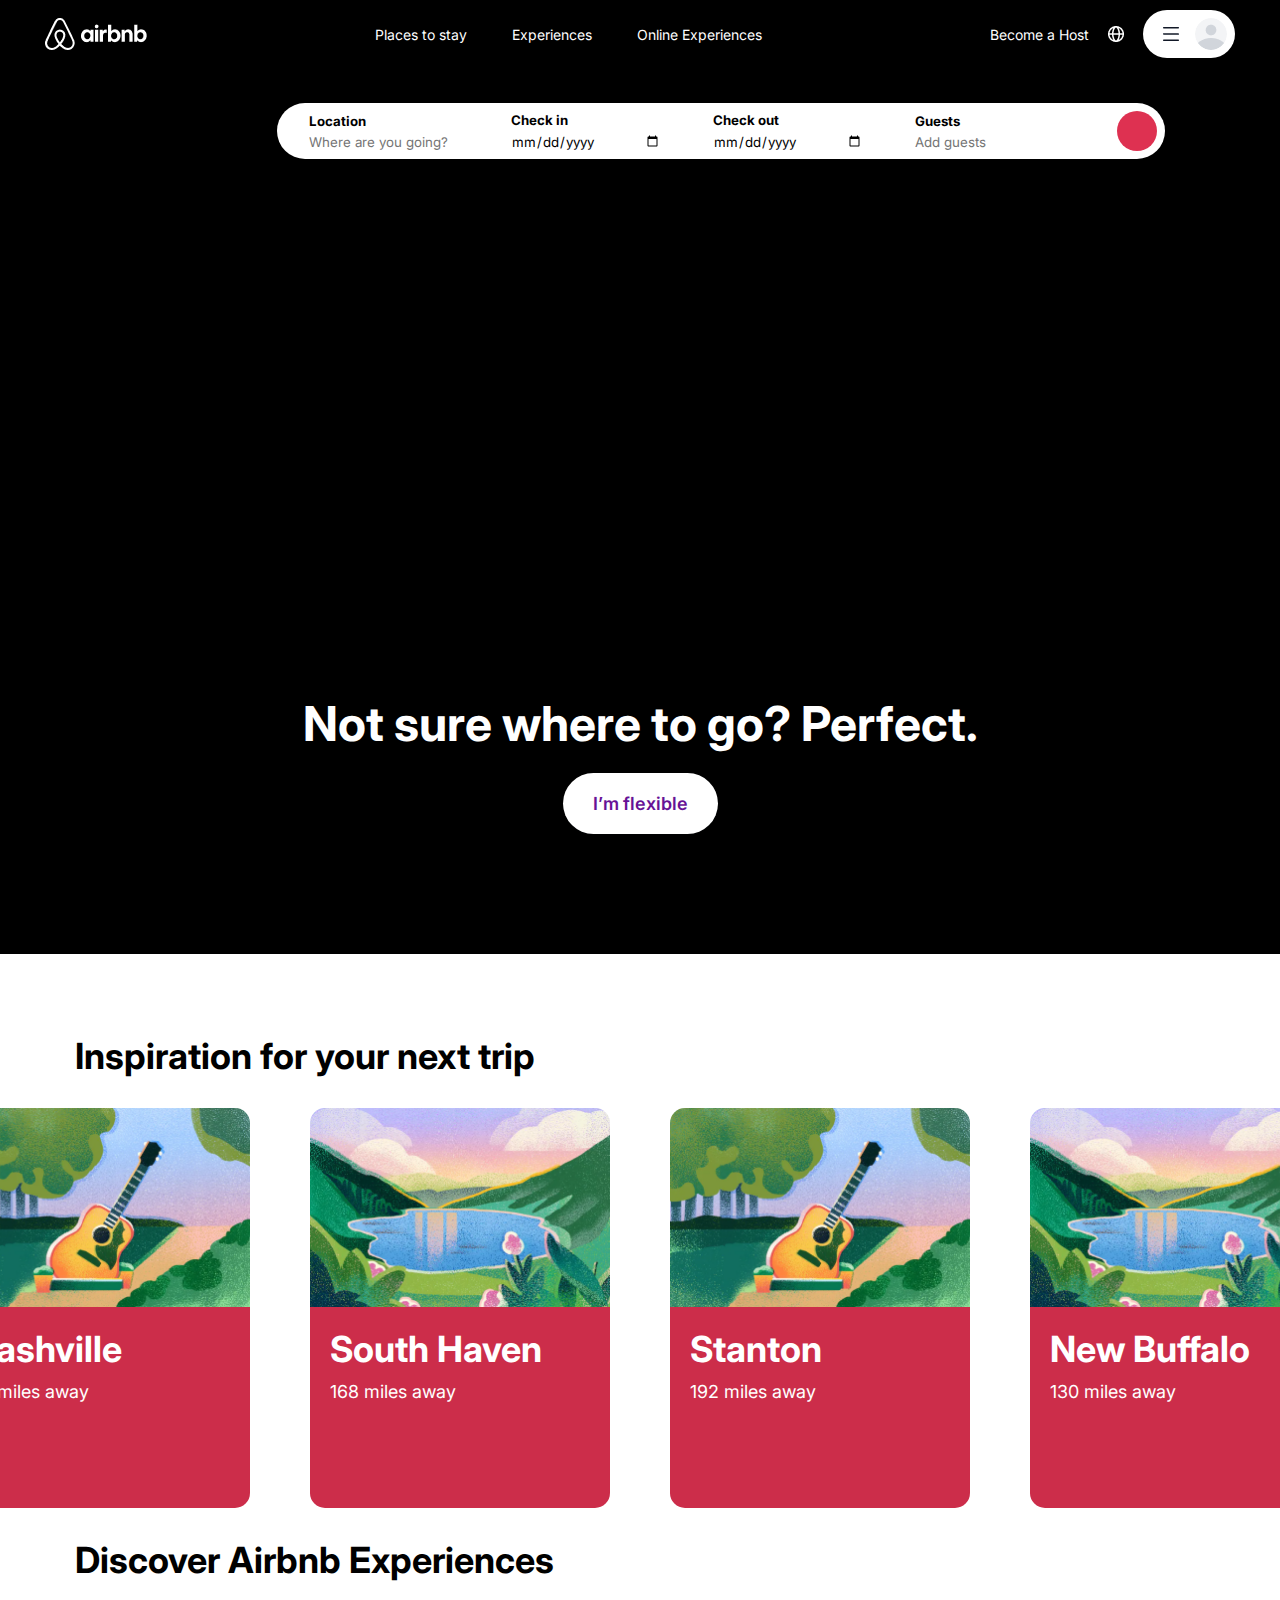
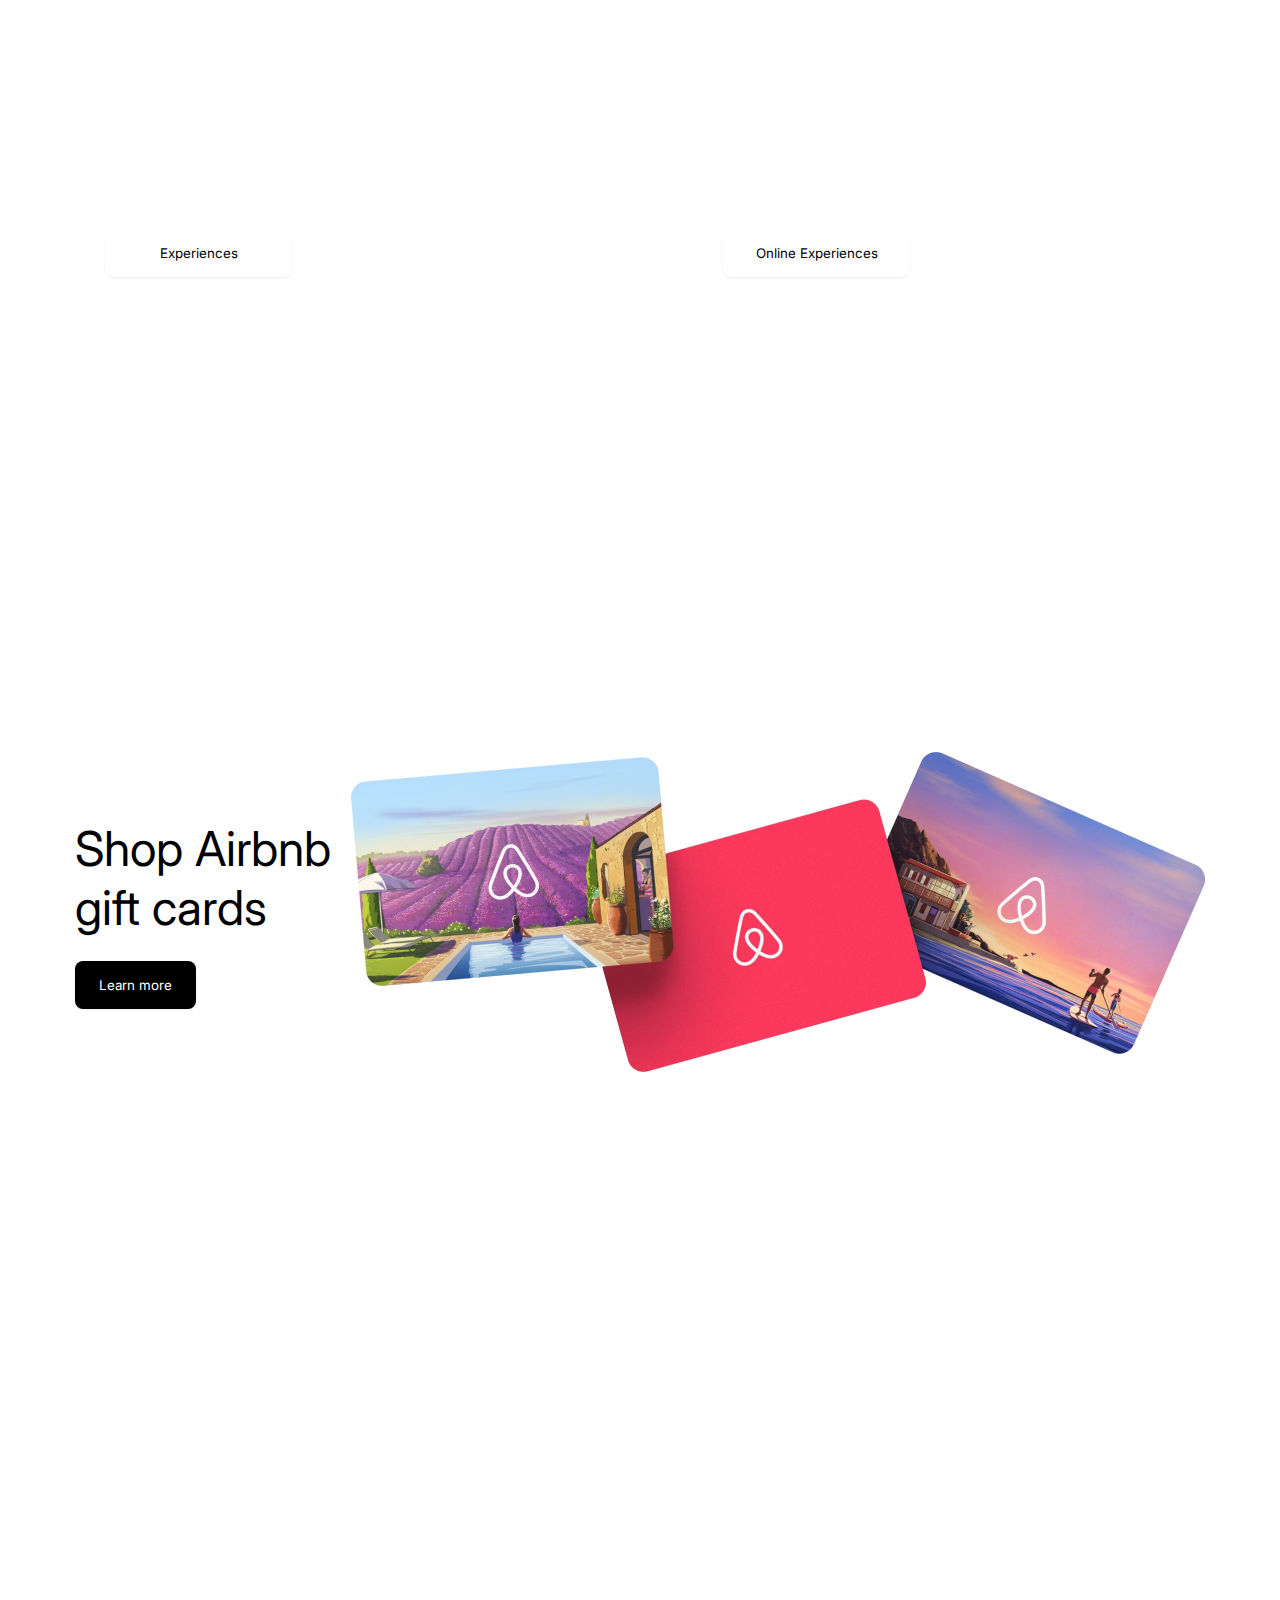
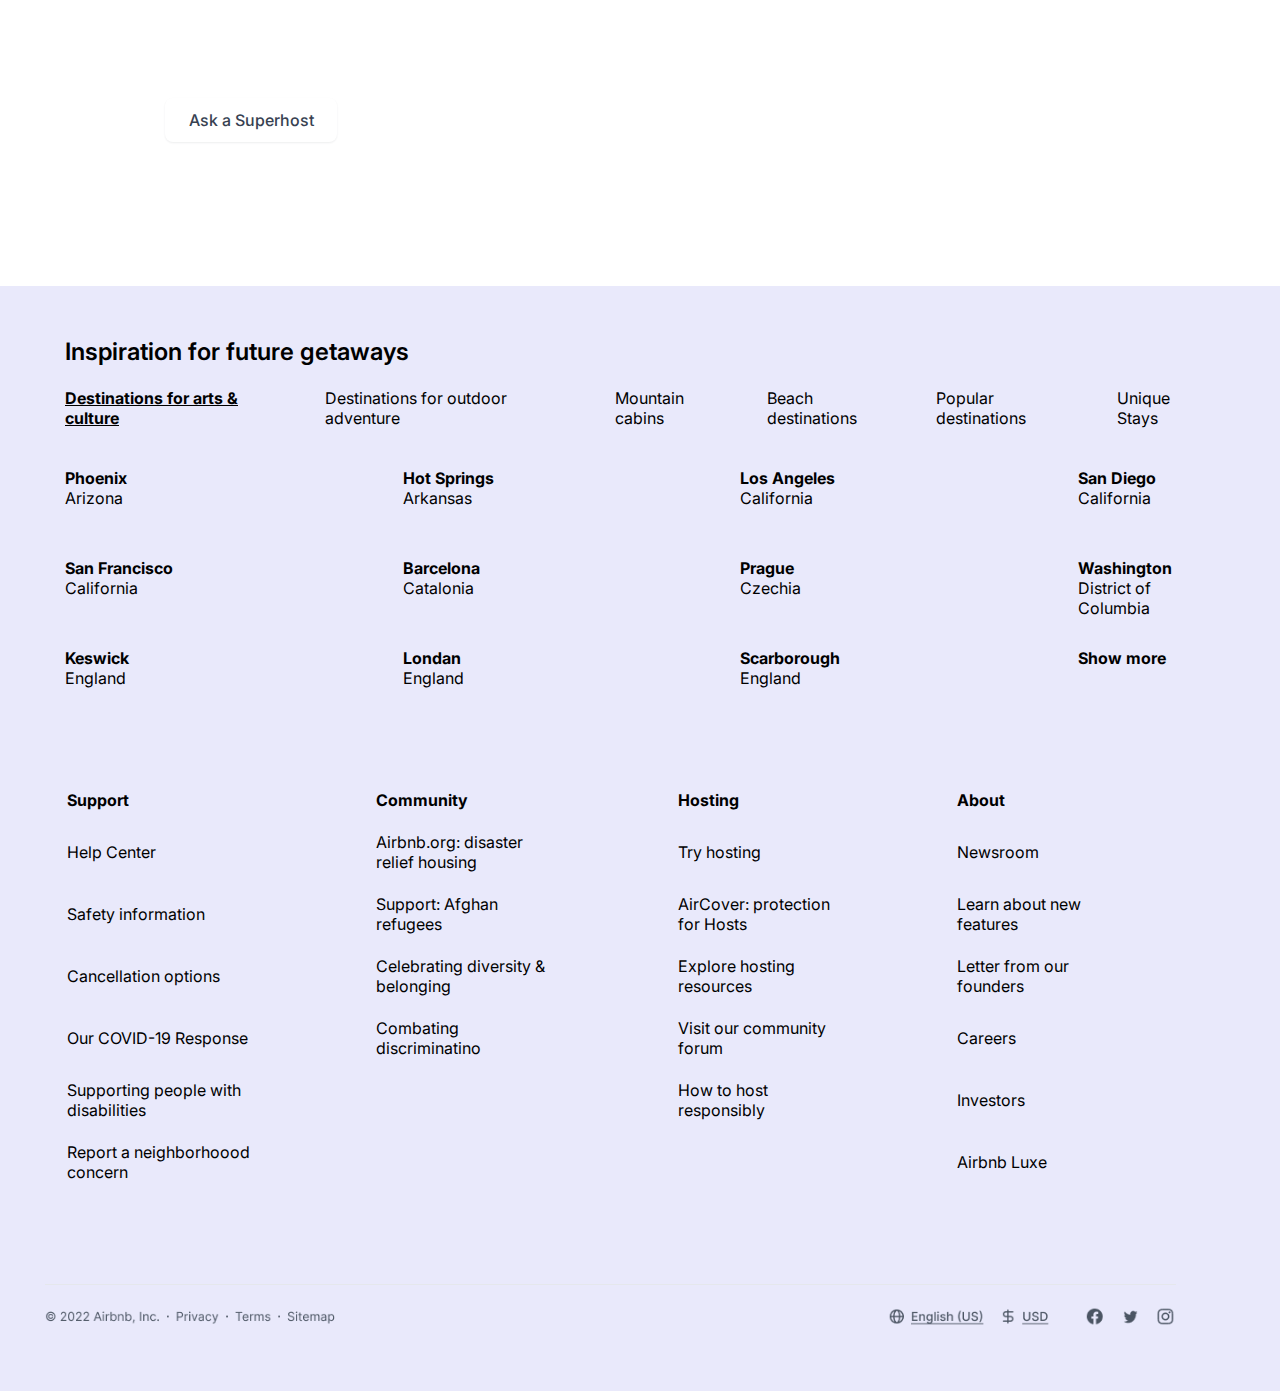
<file: index.html>
<!DOCTYPE html>
<html lang="en">
<head>
    <meta charset="UTF-8">
    <meta name="viewport" content="width=device-width, initial-scale=1.0">
    <title>AirBnB</title>
    <link rel="stylesheet" href="./style.css">
    <!-- fontawsm CDN -->
    <link rel="stylesheet" href="https://cdnjs.cloudflare.com/ajax/libs/font-awesome/6.4.2/css/all.min.css" integrity="sha512-z3gLpd7yknf1YoNbCzqRKc4qyor8gaKU1qmn+CShxbuBusANI9QpRohGBreCFkKxLhei6S9CQXFEbbKuqLg0DA==" crossorigin="anonymous" referrerpolicy="no-referrer" />
</head>
<body>

    <div class="black">
        <nav>
            <img src="./assetsimg/Logo.png" alt="logo" class="logo">
    
            <div class="genralTags">
                <a href="#">Places to stay</a>
                <a href="#">Experiences</a>
                <a href="#">Online Experiences</a>
            </div>
    
            <div class="user">
                <p><a href="#">Become a Host</a></p>
                <img src="./assetsimg/web.png" alt="globe" class="globe">
                <div class="userInfo">
                    <img src="./assetsimg/burger.png" alt="bm" class="bugerMenu">
                    <img src="./assetsimg/profile.png" alt="user" class="userFace">
                </div>
            </div>
        </nav>
    
        <section class="searchBar">
            <div class="loca">
                <h5>Location</h5>
                <input type="text" id="locationSearch" placeholder="Where are you going?">
            </div>
    
            <div class="CheckIn">
                <h5>Check in</h5>
                <input type="date" id="CheckInSearch" placeholder="Add dates">
            </div>
    
            <div class="CheckOut">
                <h5>Check out</h5>
                <input type="date" id="CheckOutSearch" placeholder="Add dates">
            </div>
    
            <div class="Guests">
                <h5>Guests</h5>
                <input type="text" id="GuestsSearch" placeholder="Add guests">
            </div>
    
            <button id="searchBtn"><i class="fa-solid fa-magnifying-glass fa-lg" style="color: #ebebeb;"></i></button>
        </section>
    
        <section class="heroPage">
            <h1>Not sure where to go? Perfect.</h1>
            <button id="heroPageBtn">I’m flexible</button>
        </section>
    </div>

    <div class="white">
        <h2>Inspiration for your next trip</h2>
        <section class="cards">
            <div id="card">
                <img src="./assetsimg/Gitar.png" alt="">
                <div id="bg">
                    <h5>Nashville</h5>
                    <p>53 miles away</p>
                </div>
            </div>

            <div id="card">
                <img src="./assetsimg/water.png" alt="">
                <div id="bg">
                    <h5>South Haven</h5>
                    <p>168 miles away</p>
                </div>
            </div>

            <div id="card">
                <img src="./assetsimg/Gitar.png" alt="">
                <div id="bg">
                    <h5>Stanton</h5>
                    <p>192 miles away</p>
                </div>
            </div>

            <div id="card">
                <img src="./assetsimg/water.png" alt="">
                <div id="bg">
                    <h5>New Buffalo</h5>
                    <p>130 miles away</p>
                </div>
            </div>
        </section>

        <h2>Discover Airbnb Experiences</h2>
        <section class="bigCards">
            <div class="bigCardLeft">
                <h1>Things to do
                    on your trip</h1>
                <button id="BigCardsBtn">Experiences</button>
            </div>

            <div class="bigCardRight">
                <h1>Things to do
                    on your trip</h1>
                <button id="BigCardsBtn">Online Experiences</button>
            </div>

        </section>
    
        <section class="GiftCards">
            <div class="LeftDiv">
                <p>Shop Airbnb <br>
                    gift cards</p>
                    <button class="learnmore">Learn more</button>
            </div>
            <div class="RightDiv">
                <img src="./assetsimg/Gift Cards.png" alt="">
            </div>
        </section>
    
        <section class="footerImg">
            <h1>Questions <br>
                about <br>
                hosting?</h1>
                <button>Ask a Superhost</button>
        </section>
    </div>

    <div class="gray">
        <footer>
            <div class="topsec">
                <h3>Inspiration for future getaways</h3>
                <div class="titles" >
                    <p><U><b>Destinations for arts & culture</b></U></p>
                    <p>Destinations for outdoor adventure</p>
                    <p>Mountain cabins</p>
                    <p>Beach destinations</p>
                    <p>Popular destinations</p>
                    <p>Unique Stays</p>
                </div>
                <div class="firstrow">
                <div><p><b>Phoenix</b></p><p>Arizona</p></div> 
                <div> <p><b>Hot Springs</b><p>Arkansas</p></p></div>
                <div><p><b>Los Angeles</b><p>California</p></p></div>
                <div><p><b>San Diego</b><p>California</p></p></div>
                </div>

                <div class="Secondrow">
                    <div><p><b>San Francisco</b></p><p>California</p></div> 
                    <div> <p><b>Barcelona</b><p>Catalonia</p></p></div>
                    <div><p><b>Prague</b><p>Czechia</p></p></div>
                    <div><p><b>Washington</b><p>District of Columbia</p></p></div>
                    </div>


                    <div class="thirdrow">
                        <div><p><b>Keswick</b></p><p>England</p></div> 
                        <div> <p><b>Londan</b><p>England</p></p></div>
                        <div><p><b>Scarborough</b><p>England</p></p></div>
                        <div><p><b> Show more</b></p></div>
                        </div>
                    
            </div>

            <div class="bottomsec"> <table class="table">
                <tr>
                   <td><b>Support</b></td>
                   <td><b>Community</b></td>
                   <td><b>Hosting</b></td>
                   <td><b>About</b></td>
                </tr>

                <tr>
                    <td>Help Center</td>
                    <td>Airbnb.org: disaster relief housing</td>
                    <td>Try hosting</td>
                    <td>Newsroom</td>
                </tr>

                <tr>
                    <td>Safety information</td>
                    <td>Support: Afghan refugees</td>
                    <td>AirCover: protection for Hosts </td>
                    <td>Learn about new features</td>
                </tr>

                <tr>
                    <td>Cancellation options</td>
                    <td>Celebrating diversity & belonging</td>
                    <td>Explore hosting resources</td>
                    <td>Letter from our founders</td>
                </tr>

                <tr>
                    <td>Our COVID-19 Response</td>
                    <td>Combating discriminatino</td>
                    <td>Visit our community forum</td>
                    <td>Careers</td>
                </tr>

                <tr>
                    <td>Supporting people with disabilities</td>
                    <td></td>
                    <td>How to host responsibly</td>
                    <td>Investors</td>
                </tr>

                <tr>
                    <td>Report a neighborhoood concern</td>
                    <td></td>
                    <td></td>
                    <td>Airbnb Luxe</td>
                </tr>
            </table></div>
           
           <br>
          <div class="end">
            <img src="./assetsimg/Kicker.png" alt="">
          </div>
            
                
        </footer>
    </div>

    <script src="./script.js"></script>
</body>
</html>
</file>
<file: style.css>
@import url("https://fonts.googleapis.com/css2?family=Inter&display=swap");

* {
  margin: 0;
  padding: 0;
  font-family: "Inter", sans-serif;
}

body {
  display: flex;
  flex-direction: column;
  gap: 20px;
}

.black {
  display: flex;
  flex-direction: column;
  gap: 20px;
  padding-inline: 35px;
  background-color: black;
  padding-bottom: 50px;
  overflow: hidden;
}

.white {
  display: flex;
  flex-direction: column;
  gap: 20px;
  padding-inline: 35px;
  padding-bottom: 50px;
  padding-top: 50px;
}

a {
  text-decoration: none;
  color: white;
}

/* NavBar */

nav {
  background-color: black;
  display: flex;
  align-items: center;
  justify-content: space-between;
  padding: 10px;
  /* border: 2px solid crimson; */
  font-size: 14px;
  border-radius: 50px;
}

.genralTags {
  display: flex;
  align-items: center;
  gap: 45px;
}

.user {
  display: flex;
  align-items: center;
  gap: 15px;
}

.userInfo {
  display: flex;
  padding: 8px 8px 8px 16px;
  align-items: center;
  border-radius: 100px;
  background: var(--white, #fff);
  /* border: 2px solid cornflowerblue; */
  gap: 12px;
}

.userFace {
  border-radius: 50%;
}

/* SearchBar */

.searchBar {
  /* border: 3px solid crimson; */
  margin-top: 15px;
  margin-bottom: 15px;
  display: flex;
  width: 848px;
  padding: 8px 8px 8px 32px;
  align-items: center;
  gap: 32px;
  border-radius: 1000px;
  background: var(--white, #fff);
  justify-content: space-between;
  margin-left: 20%;
}

.searchBar div {
  display: flex;
  flex-direction: column;
  gap: 5px;
  width: 150px;
  /* border: 2px solid cornflowerblue; */
}

.searchBar input {
  border: none;
  outline: none;
}

#searchBtn {
  border: none;
  background-color: #de3151;
  color: white;
  border-radius: 50%;
  padding: 20px;
  cursor: pointer;
}
/* ------------------------------------------------------------------------- */
/* hero */

.heroPage {
  background: url(https://images.unsplash.com/photo-1600585154340-be6161a56a0c?ixlib=rb-4.0.3&ixid=M3wxMjA3fDB8MHxwaG90by1wYWdlfHx8fGVufDB8fHx8fA%3D%3D&auto=format&fit=crop&w=1470&q=80)
    0px -209.751px / 100% 133.359% no-repeat;
  height: 640px;
  width: 100%px;
  border-radius: 15px;
  margin-inline: 30px;
  /* border: 5px solid crimson; */
  align-self: stretch;
  color: white;
  display: flex;
  flex-direction: column;
  gap: 20px;
  justify-content: end;
  align-items: center;
  padding-bottom: 70px;
  /* overflow: hidden; */
}

.heroPage h1 {
  font-size: 48px;
}

#heroPageBtn {
  border: none;
  border-radius: 100px;
  border: 0px solid var(--gray-200, #e5e7eb);
  background: var(--white, #fff);
  color: #671296;
  padding: 20px 30px;
  font-size: 18px;
  font-weight: 600;
  /* shadow-base */
  box-shadow: 0px 1px 2px 0px rgba(31, 41, 55, 0.08);
  cursor: pointer;
}
/* --------------------------------------------------------------------------- */
/* Cards */

.white h2 {
  font-size: 36px;
  margin-left: 30px;
  padding: 10px;
}

.cards {
  display: flex;
  align-self: center;
  justify-content: space-between;
  gap: 60px;
}

#card {
  /* border: 3px solid cadetblue; */
  width: 300px;
  height: 400px;
  overflow: hidden;
  border-radius: 15px;
  display: flex;
  flex-direction: column;
}

#bg {
  background-color: #cc2d4a;
  display: flex;
  width: 100%;
  height: 100%;
  padding: 20px;
  color: white;
  flex-direction: column;
  gap: 10px;
}

#bg h5 {
  font-size: 36px;
}

#bg p {
  font-size: 18px;
}
/* ---------------------------------------------------------------------------------- */
/* bigCards */

.bigCards {
  display: flex;
  gap: 10px;
  align-items: center;
  justify-content: space-around;
}

.bigCardLeft {
  /* border: 4px solid black; */
  display: flex;
  flex-direction: column;
  padding: 70px;
  gap: 35px;
  width: 500px;
  height: 500px;
  border-radius: 8px;
  background: url(https://images.unsplash.com/photo-1536152470836-b943b246224c?ixlib=rb-4.0.3&ixid=M3wxMjA3fDB8MHxwaG90by1wYWdlfHx8fGVufDB8fHx8fA%3D%3D&auto=format&fit=crop&w=1476&q=80)
    0px -209.751px / 100% 133.359% no-repeat;
}

.bigCardRight {
  /* border: 4px solid black; */
  display: flex;
  flex-direction: column;
  padding: 70px;
  gap: 35px;
  width: 500px;
  height: 500px;
  border-radius: 8px;
  background: url(https://images.unsplash.com/photo-1512223792601-592a9809eed4?ixlib=rb-4.0.3&ixid=M3wxMjA3fDB8MHxwaG90by1wYWdlfHx8fGVufDB8fHx8fA%3D%3D&auto=format&fit=crop&w=1400&q=80)
    0px -209.751px / 100% 133.359% no-repeat;
}

.bigCardLeft h1,
.bigCardRight h1 {
  color: white;
  width: 468px;
  height: 112px;
  font-size: 48px;
}

#BigCardsBtn {
  padding: 16px 24px;
  justify-content: center;
  align-items: center;
  border-radius: 8px;
  border: 0px solid var(--gray-200, #e5e7eb);
  background: var(--white, #fff);

  /* shadow-base */
  box-shadow: 0px 1px 2px 0px rgba(31, 41, 55, 0.08);
  width: 40%;
  cursor: pointer;
}

/* /////////////////////////////////////////////////////////////////////////// */
/* Gift-Cards */

.GiftCards {
  /* border: 2px solid green; */
  padding: 80px 40px;
  display: flex;
  justify-content: space-around;
  align-items: center;
}
.LeftDiv {
  display: flex;
  flex-direction: column;
  align-items: flex-start;
  gap: 24px;
  flex: 1 0 0;
}
.LeftDiv p {
  font-size: 48px;
}

.learnmore {
  display: flex;
  padding: 16px 24px;
  justify-content: center;
  align-items: center;
  border-radius: 8px;
  background: var(--black, #000);
  color: white;
  box-shadow: 0px 1px 2px 0px rgba(31, 41, 55, 0.08);
  border: none;
  cursor: pointer;
}

/* /////////////////////////////////////////////////////////////////////////// */

/* FooterImg */

.footerImg {
  display: flex;
  flex-direction: column;
  gap: 50px;
  height: 640px;
  width: 95%;
  /* border: 2px solid gold; */
  background: url(https://s3-alpha-sig.figma.com/img/5ed8/a779/efd4d7b308f8c6bdd6b801b638cc68d2?Expires=1698624000&Signature=ecLZLpKVavoovle-7eMKx4GSgsARIP8Vyr5BRd1gwct4~ABlUBqKDkuMwf6QUcNAYbYE~gQvjgjaKfpbRV-isMNzNDMzuvyFyLsD2m7LP0JZEYHHBA5Z78IiKABzx-mlngcB27EcAPnzOCfUXB3VJyCfJ2iJBd1NbUt3mIvU9tD0Uv2VKK2NoQCCZA-lxfCKrIni8WanSq9fQlGT5jBdFV4jFP~b4QFMP-yqGTbrdm1TWWru9nS8RG~Cz9gikk-AdK8P89Euh9mOwcit6o70zLyX7j2hqkUoej-mRhrQco7t9oLeOJ0rAk1BF0oABJ-zt6dWEV7TDd-q8rzKQCtzsQ__&Key-Pair-Id=APKAQ4GOSFWCVNEHN3O4)
    center no-repeat;
  border-radius: 10px;
  margin-inline: 50px;
}
.footerImg h1 {
  font-size: 86px;
  padding: 80px;
  color: white;
}
.footerImg button {
  color: var(--gray-700, #374151);
  font-size: 16px;
  font-weight: 500;
  line-height: 150%;
  width: 15%; /* 24px */
  padding: 10px;
  border-radius: 8px;
  border: none;
  margin-left: 80px;
  border: 0px solid var(--gray-200, #e5e7eb);
  background: var(--white, #fff);
  box-shadow: 0px 1px 2px 0px rgba(31, 41, 55, 0.08);
  cursor: pointer;
}

/* ///////////////////////////////////////////////////////////////////////////////*/

/* footer Top*/

.topsec {
  /* border: 2px solid green; */
  padding: 0px 30px;
}
.topsec h3 {
  color: var(--black, #000);
  font-size: 24px;
  font-style: normal;
  font-weight: 600;
  line-height: 32px; /* 133.333% */
}
.titles {
  /* border: 2px solid crimson; */
  display: flex;
  gap: 30px;
  padding: 20px 0px;
}

.firstrow {
  display: flex;
  gap: 200px;
  padding: 20px 0px;
}

.Secondrow {
  display: flex;
  gap: 200px;
  padding: 20px 0px;
}

.thirdrow {
  display: flex;
  gap: 200px;
  padding: 20px 0px;
}
.firstrow div {
  height: 50px;
  width: 400px;
}

.Secondrow div {
  height: 50px;
  width: 450px;
}

.thirdrow div {
  height: 50px;
  width: 450px;
}

/* //////////////////////////////////////////////////////////////////////////////////////// */
/* Bottom Section */

.bottomsec {
  /* border: 2px solid palevioletred; */
  padding: 50px 30px;
}

.table {
  padding: 10px 0px;
}
td {
  /* border: 2px solid pink; */
  padding: 10px 0px;
  padding-right: 120px;
}

.end {
  /* border: 2px solid crimson; */
  padding: 10px;
}
.end img {
  width: 95%;
}

.gray {
  display: flex;
  flex-direction: column;
  gap: 20px;
  padding-inline: 35px;
  padding-bottom: 50px;
  padding-top: 50px;
  background-color: #e9e9fb;
}
</file>
